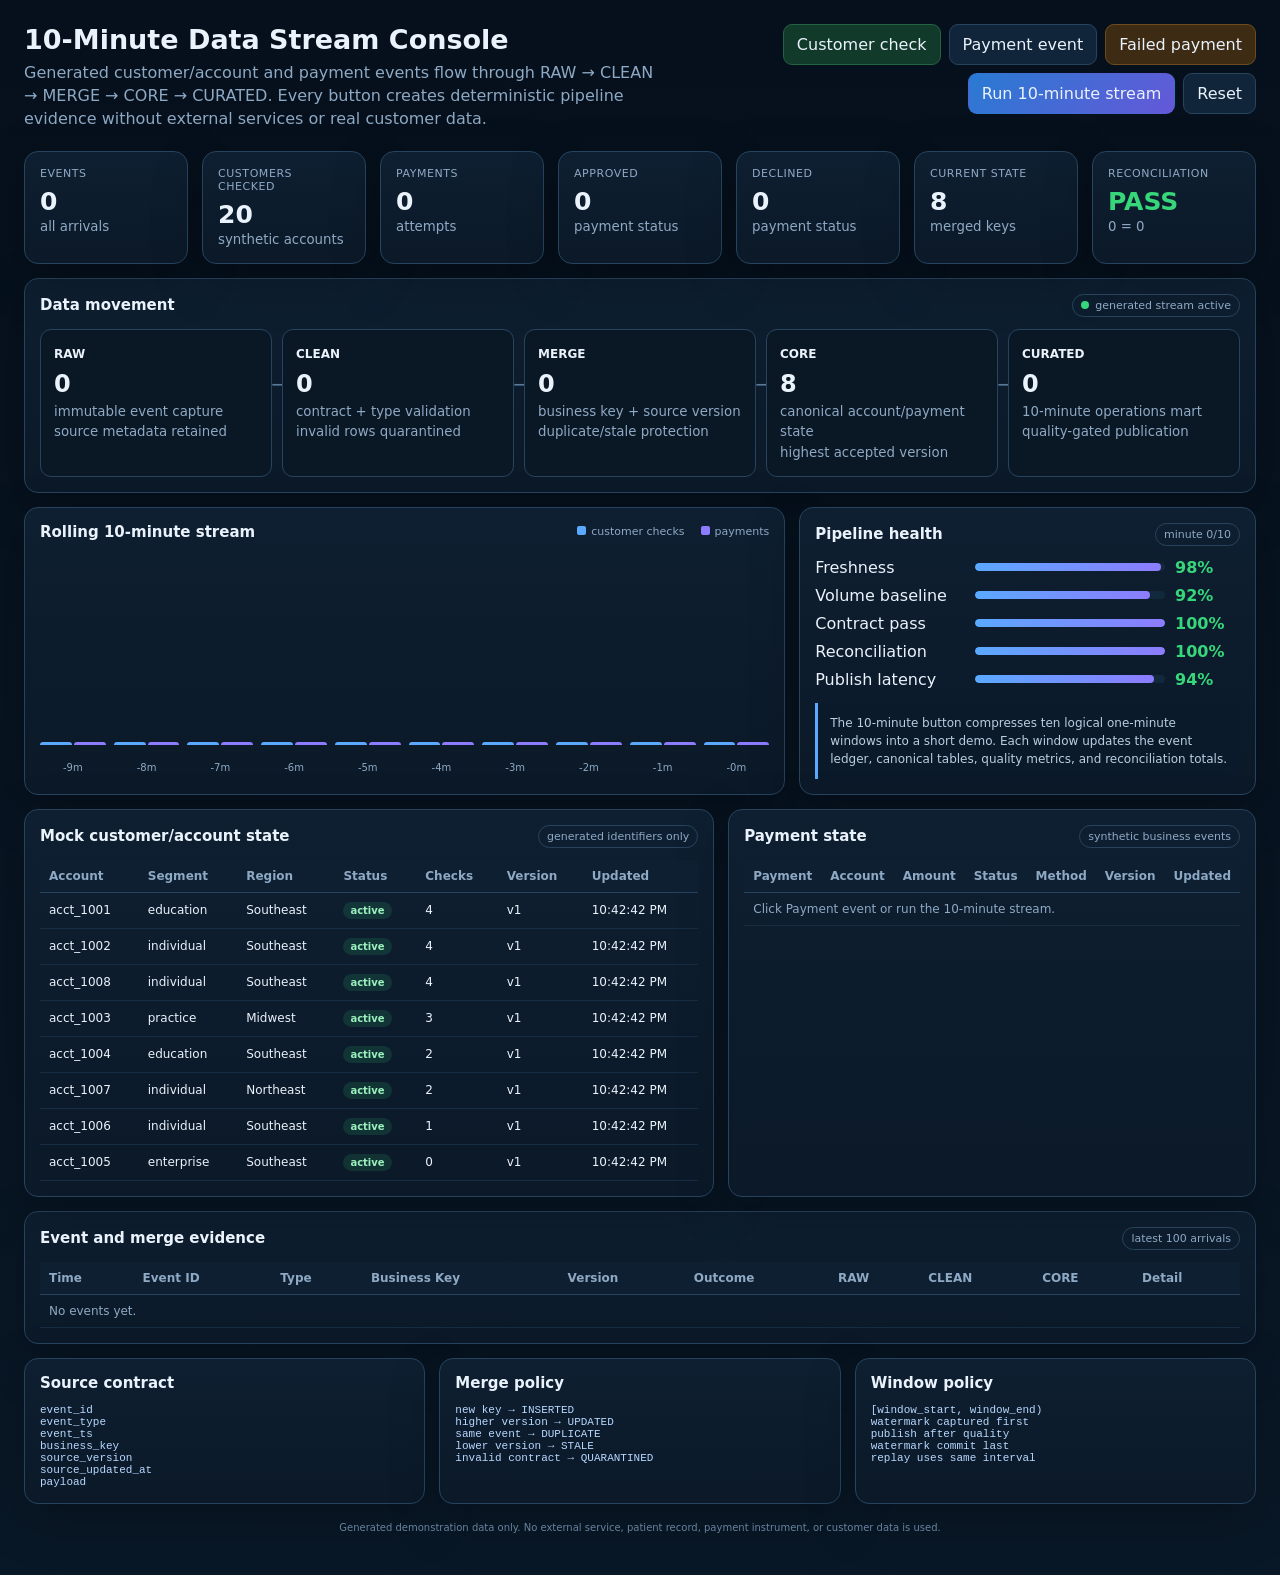
<file: site/customer_payment_stream.html>
<!doctype html>
<html lang="en">
<head>
<meta charset="utf-8" />
<meta name="viewport" content="width=device-width,initial-scale=1" />
<title>Clinical Data Platform | 10-Minute Stream Console</title>
<style>
:root{--bg:#07111f;--panel:#0d1b2a;--panel2:#10243a;--line:#27445f;--text:#eaf2fb;--muted:#8ea9c4;--good:#37d67a;--warn:#ffbe55;--bad:#ff6b6b;--accent:#5aa9ff;--purple:#8d7cff;--shadow:0 16px 50px rgba(0,0,0,.25)}
*{box-sizing:border-box}body{margin:0;background:linear-gradient(180deg,#06101c,#091827);color:var(--text);font-family:Inter,ui-sans-serif,system-ui,-apple-system,BlinkMacSystemFont,"Segoe UI",sans-serif}button{font:inherit}.shell{max-width:1600px;margin:auto;padding:24px}.top{display:flex;justify-content:space-between;gap:16px;align-items:flex-start}.top h1{margin:0;font-size:27px}.top p{margin:6px 0 0;color:var(--muted);max-width:860px;line-height:1.45}.actions{display:flex;gap:8px;flex-wrap:wrap;justify-content:flex-end}.btn{border:1px solid var(--line);background:#10243a;color:var(--text);border-radius:9px;padding:10px 13px;cursor:pointer}.btn:hover{filter:brightness(1.12)}.btn.primary{background:linear-gradient(135deg,#287bd2,#6558d8);border-color:transparent}.btn.good{background:#113a2a;border-color:#236242}.btn.warn{background:#3d2b13;border-color:#6d4d1d}.grid{display:grid;gap:14px}.metrics{grid-template-columns:repeat(7,minmax(115px,1fr));margin-top:20px}.card{background:linear-gradient(180deg,#0e1f31,#0b1928);border:1px solid var(--line);border-radius:14px;padding:15px;box-shadow:var(--shadow)}.metric label{display:block;color:var(--muted);font-size:11px;text-transform:uppercase;letter-spacing:.05em}.metric strong{display:block;font-size:25px;margin-top:7px}.metric small{color:var(--muted)}.section{margin-top:14px}.section h2{font-size:15px;margin:0}.title{display:flex;justify-content:space-between;gap:12px;align-items:center;margin-bottom:12px}.badge{font-size:11px;color:var(--muted);border:1px solid var(--line);border-radius:999px;padding:4px 8px}.two{grid-template-columns:1.25fr .75fr}.three{grid-template-columns:1fr 1fr 1fr}.pipeline{display:grid;grid-template-columns:repeat(5,1fr);gap:10px}.stage{border:1px solid var(--line);background:#0a1725;border-radius:11px;padding:13px;position:relative}.stage:after{content:'→';position:absolute;right:-17px;top:42px;color:#5a7897;font-size:20px}.stage:last-child:after{display:none}.stage b{font-size:12px}.stage .n{font-size:24px;font-weight:800;margin:8px 0 3px}.stage small{color:var(--muted);line-height:1.4}.chart{height:220px;display:grid;grid-template-columns:repeat(10,1fr);gap:8px;align-items:end;padding-top:10px}.minute{display:grid;gap:4px;align-items:end;height:100%}.stack{display:flex;height:170px;align-items:flex-end;gap:2px}.seg{width:50%;border-radius:5px 5px 0 0;min-height:3px}.customerSeg{background:var(--accent)}.paymentSeg{background:var(--purple)}.minute label{text-align:center;color:var(--muted);font-size:10px}.legend{display:flex;gap:16px;color:var(--muted);font-size:11px}.legend i{display:inline-block;width:9px;height:9px;border-radius:2px;margin-right:5px}.tablewrap{overflow:auto;max-height:450px}table{width:100%;border-collapse:collapse;font-size:12px}th{position:sticky;top:0;background:#0e1f31;color:var(--muted);text-align:left;padding:9px;border-bottom:1px solid var(--line)}td{padding:9px;border-bottom:1px solid #172d43;white-space:nowrap}.pill{display:inline-block;border-radius:999px;padding:3px 7px;font-size:10px;font-weight:700}.approved,.inserted{background:rgba(55,214,122,.13);color:#9bf1bd}.declined,.quarantined{background:rgba(255,107,107,.13);color:#ff9b9b}.updated{background:rgba(90,169,255,.14);color:#9dccff}.duplicate,.stale{background:rgba(255,190,85,.13);color:#ffd28a}.muted{color:var(--muted)}.health{display:grid;gap:9px}.healthrow{display:grid;grid-template-columns:150px 1fr 65px;gap:10px;align-items:center}.track{height:8px;background:#12283c;border-radius:999px;overflow:hidden}.fill{height:100%;border-radius:999px;background:linear-gradient(90deg,var(--accent),var(--purple))}.statusdot{display:inline-block;width:8px;height:8px;border-radius:50%;background:var(--good);margin-right:6px}.notice{padding:11px 12px;border-left:3px solid var(--accent);background:#0b1a2a;color:#b9cee2;border-radius:0 8px 8px 0;font-size:12px;line-height:1.5}.code{font-family:ui-monospace,SFMono-Regular,Menlo,monospace;color:#b8d8ff;font-size:11px}.footer{text-align:center;color:#67839f;font-size:10px;margin:18px}.blink{animation:flash .45s ease}@keyframes flash{0%{box-shadow:0 0 0 0 rgba(90,169,255,.65)}100%{box-shadow:0 0 0 14px rgba(90,169,255,0)}}
@media(max-width:1150px){.metrics{grid-template-columns:repeat(4,1fr)}.two,.three{grid-template-columns:1fr}.pipeline{grid-template-columns:1fr 1fr}.stage:after{display:none}}@media(max-width:700px){.shell{padding:14px}.top{flex-direction:column}.actions{justify-content:flex-start}.metrics{grid-template-columns:1fr 1fr}.pipeline{grid-template-columns:1fr}.chart{gap:4px}}
</style>
</head>
<body>
<div class="shell">
  <div class="top">
    <div>
      <h1>10-Minute Data Stream Console</h1>
      <p>Generated customer/account and payment events flow through RAW → CLEAN → MERGE → CORE → CURATED. Every button creates deterministic pipeline evidence without external services or real customer data.</p>
    </div>
    <div class="actions">
      <button class="btn good" id="customerBtn">Customer check</button>
      <button class="btn" id="paymentBtn">Payment event</button>
      <button class="btn warn" id="badPaymentBtn">Failed payment</button>
      <button class="btn primary" id="streamBtn">Run 10-minute stream</button>
      <button class="btn" id="resetBtn">Reset</button>
    </div>
  </div>

  <div class="grid metrics">
    <div class="card metric"><label>Events</label><strong id="eventsMetric">0</strong><small>all arrivals</small></div>
    <div class="card metric"><label>Customers checked</label><strong id="customersMetric">0</strong><small>synthetic accounts</small></div>
    <div class="card metric"><label>Payments</label><strong id="paymentsMetric">0</strong><small>attempts</small></div>
    <div class="card metric"><label>Approved</label><strong id="approvedMetric">0</strong><small>payment status</small></div>
    <div class="card metric"><label>Declined</label><strong id="declinedMetric">0</strong><small>payment status</small></div>
    <div class="card metric"><label>Current state</label><strong id="currentMetric">0</strong><small>merged keys</small></div>
    <div class="card metric"><label>Reconciliation</label><strong id="reconMetric">PASS</strong><small id="reconSub">0 = 0</small></div>
  </div>

  <div class="card section">
    <div class="title"><h2>Data movement</h2><span class="badge"><span class="statusdot"></span>generated stream active</span></div>
    <div class="pipeline">
      <div class="stage" id="rawStage"><b>RAW</b><div class="n" id="rawCount">0</div><small>immutable event capture<br>source metadata retained</small></div>
      <div class="stage" id="cleanStage"><b>CLEAN</b><div class="n" id="cleanCount">0</div><small>contract + type validation<br>invalid rows quarantined</small></div>
      <div class="stage" id="mergeStage"><b>MERGE</b><div class="n" id="mergeCount">0</div><small>business key + source version<br>duplicate/stale protection</small></div>
      <div class="stage" id="coreStage"><b>CORE</b><div class="n" id="coreCount">0</div><small>canonical account/payment state<br>highest accepted version</small></div>
      <div class="stage" id="curatedStage"><b>CURATED</b><div class="n" id="curatedCount">0</div><small>10-minute operations mart<br>quality-gated publication</small></div>
    </div>
  </div>

  <div class="grid two section">
    <div class="card">
      <div class="title"><h2>Rolling 10-minute stream</h2><div class="legend"><span><i style="background:var(--accent)"></i>customer checks</span><span><i style="background:var(--purple)"></i>payments</span></div></div>
      <div class="chart" id="streamChart"></div>
    </div>
    <div class="card">
      <div class="title"><h2>Pipeline health</h2><span class="badge" id="clockBadge">minute 0/10</span></div>
      <div class="health" id="healthPanel"></div>
      <div class="notice" style="margin-top:14px">The 10-minute button compresses ten logical one-minute windows into a short demo. Each window updates the event ledger, canonical tables, quality metrics, and reconciliation totals.</div>
    </div>
  </div>

  <div class="grid two section">
    <div class="card">
      <div class="title"><h2>Mock customer/account state</h2><span class="badge">generated identifiers only</span></div>
      <div class="tablewrap"><table><thead><tr><th>Account</th><th>Segment</th><th>Region</th><th>Status</th><th>Checks</th><th>Version</th><th>Updated</th></tr></thead><tbody id="customerRows"></tbody></table></div>
    </div>
    <div class="card">
      <div class="title"><h2>Payment state</h2><span class="badge">synthetic business events</span></div>
      <div class="tablewrap"><table><thead><tr><th>Payment</th><th>Account</th><th>Amount</th><th>Status</th><th>Method</th><th>Version</th><th>Updated</th></tr></thead><tbody id="paymentRows"></tbody></table></div>
    </div>
  </div>

  <div class="card section">
    <div class="title"><h2>Event and merge evidence</h2><span class="badge">latest 100 arrivals</span></div>
    <div class="tablewrap"><table><thead><tr><th>Time</th><th>Event ID</th><th>Type</th><th>Business Key</th><th>Version</th><th>Outcome</th><th>RAW</th><th>CLEAN</th><th>CORE</th><th>Detail</th></tr></thead><tbody id="eventRows"></tbody></table></div>
  </div>

  <div class="grid three section">
    <div class="card"><div class="title"><h2>Source contract</h2></div><div class="code">event_id<br>event_type<br>event_ts<br>business_key<br>source_version<br>source_updated_at<br>payload</div></div>
    <div class="card"><div class="title"><h2>Merge policy</h2></div><div class="code">new key → INSERTED<br>higher version → UPDATED<br>same event → DUPLICATE<br>lower version → STALE<br>invalid contract → QUARANTINED</div></div>
    <div class="card"><div class="title"><h2>Window policy</h2></div><div class="code">[window_start, window_end)<br>watermark captured first<br>publish after quality<br>watermark commit last<br>replay uses same interval</div></div>
  </div>

  <div class="footer">Generated demonstration data only. No external service, patient record, payment instrument, or customer data is used.</div>
</div>
<script>
const $ = id => document.getElementById(id);
const state = {
  seq: 1,
  logicalMinute: 0,
  events: [],
  customers: new Map(),
  payments: new Map(),
  eventIds: new Set(),
  windows: Array.from({length:10},(_,i)=>({label:`-${9-i}m`,customers:0,payments:0,failures:0})),
  streaming: false,
  timer: null,
  counts: {raw:0,clean:0,quarantine:0,merge:0,inserted:0,updated:0,duplicate:0,stale:0,curated:0}
};
const first = ['Avery','Jordan','Morgan','Taylor','Riley','Casey','Parker','Quinn','Cameron','Skyler','Dakota','Reese'];
const last = ['Reed','Brooks','Morgan','Hayes','Rivera','Kim','Patel','Diaz','Cole','Grant','Price','Lane'];
const segments = ['individual','practice','enterprise','education'];
const regions = ['Northeast','Southeast','Midwest','West'];
const methods = ['card_token','invoice','ach_token'];
const money = n => '$'+Number(n).toFixed(2);
const time = () => new Date().toLocaleTimeString([], {hour:'2-digit',minute:'2-digit',second:'2-digit'});
const id = prefix => `${prefix}_${String(state.seq++).padStart(5,'0')}`;
const pick = arr => arr[Math.floor(Math.random()*arr.length)];
const rand = (a,b) => Math.floor(Math.random()*(b-a+1))+a;
function flash(el){el.classList.remove('blink'); void el.offsetWidth; el.classList.add('blink')}
function seedCustomers(){
  if(state.customers.size) return;
  for(let i=0;i<8;i++){
    const accountId=`acct_${1001+i}`;
    state.customers.set(accountId,{accountId,name:`${pick(first)} ${pick(last)}`,segment:pick(segments),region:pick(regions),status:'active',checks:rand(0,4),version:1,updated:time()});
  }
}
function terminalOutcome(event){
  if(state.eventIds.has(event.eventId)) return 'DUPLICATE';
  state.eventIds.add(event.eventId);
  const map = event.kind==='CUSTOMER_CHECK'?state.customers:state.payments;
  const prior = map.get(event.businessKey);
  if(!event.valid) return 'QUARANTINED';
  if(!prior) return 'INSERTED';
  if(event.version < prior.version) return 'STALE';
  if(event.version > prior.version) return 'UPDATED';
  return 'UNCHANGED';
}
function applyEvent(event){
  state.counts.raw++;
  const outcome=terminalOutcome(event);
  if(outcome==='QUARANTINED') state.counts.quarantine++; else state.counts.clean++;
  if(outcome==='INSERTED') state.counts.inserted++;
  if(outcome==='UPDATED') state.counts.updated++;
  if(outcome==='DUPLICATE') state.counts.duplicate++;
  if(outcome==='STALE') state.counts.stale++;
  if(['INSERTED','UPDATED','UNCHANGED'].includes(outcome)){
    state.counts.merge++;
    if(event.kind==='CUSTOMER_CHECK'){
      const prior=state.customers.get(event.businessKey);
      state.customers.set(event.businessKey,{accountId:event.businessKey,name:event.payload.name,segment:event.payload.segment,region:event.payload.region,status:event.payload.status,checks:(prior?.checks||0)+1,version:event.version,updated:time()});
    }else{
      state.payments.set(event.businessKey,{paymentId:event.businessKey,accountId:event.payload.accountId,amount:event.payload.amount,status:event.payload.status,method:event.payload.method,version:event.version,updated:time()});
    }
  }
  state.counts.curated=state.customers.size+state.payments.size;
  state.events.unshift({...event,outcome,processedAt:time()});
  state.events=state.events.slice(0,100);
  const bucket=state.windows[state.windows.length-1];
  if(event.kind==='CUSTOMER_CHECK') bucket.customers++;
  if(event.kind==='PAYMENT'){bucket.payments++; if(event.payload.status==='declined') bucket.failures++}
  render();
}
function customerCheck(){
  seedCustomers();
  const existing=[...state.customers.values()][rand(0,state.customers.size-1)];
  const event={eventId:id('evt'),kind:'CUSTOMER_CHECK',businessKey:existing.accountId,version:existing.version+1,valid:true,payload:{name:existing.name,segment:existing.segment,region:existing.region,status:'active'},detail:'account profile validation + engagement check'};
  applyEvent(event); flash($('customerBtn'));
}
function paymentEvent(forceFail=false){
  seedCustomers();
  const customer=[...state.customers.values()][rand(0,state.customers.size-1)];
  const paymentId=id('pay');
  const status=forceFail?'declined':(Math.random()<.08?'declined':'approved');
  const event={eventId:id('evt'),kind:'PAYMENT',businessKey:paymentId,version:1,valid:true,payload:{accountId:customer.accountId,amount:rand(12,890)+.99,status,method:pick(methods)},detail:status==='approved'?'payment authorized and published':'payment declined; failure reason retained'};
  applyEvent(event); flash(forceFail?$('badPaymentBtn'):$('paymentBtn'));
}
function shiftMinute(){
  state.logicalMinute++;
  state.windows.push({label:`m${state.logicalMinute}`,customers:0,payments:0,failures:0});
  state.windows=state.windows.slice(-10);
  render();
}
function logicalMinuteTraffic(){
  const checks=rand(2,6), pays=rand(1,5);
  for(let i=0;i<checks;i++) customerCheck();
  for(let i=0;i<pays;i++) paymentEvent(false);
  if(Math.random()<.3) paymentEvent(true);
  shiftMinute();
}
function runTenMinuteStream(){
  if(state.streaming) return;
  state.streaming=true; $('streamBtn').textContent='Streaming…';
  let remaining=10;
  logicalMinuteTraffic(); remaining--;
  state.timer=setInterval(()=>{
    logicalMinuteTraffic(); remaining--;
    if(remaining<=0){clearInterval(state.timer);state.timer=null;state.streaming=false;$('streamBtn').textContent='Run 10-minute stream';render()}
  },700);
}
function reset(){
  if(state.timer) clearInterval(state.timer);
  state.seq=1;state.logicalMinute=0;state.events=[];state.customers=new Map();state.payments=new Map();state.eventIds=new Set();state.windows=Array.from({length:10},(_,i)=>({label:`-${9-i}m`,customers:0,payments:0,failures:0}));state.streaming=false;state.timer=null;state.counts={raw:0,clean:0,quarantine:0,merge:0,inserted:0,updated:0,duplicate:0,stale:0,curated:0};seedCustomers();$('streamBtn').textContent='Run 10-minute stream';render();
}
function renderMetrics(){
  const paymentRows=[...state.payments.values()];
  const approved=paymentRows.filter(x=>x.status==='approved').length;
  const declined=paymentRows.filter(x=>x.status==='declined').length;
  $('eventsMetric').textContent=state.counts.raw;
  $('customersMetric').textContent=[...state.customers.values()].reduce((a,c)=>a+c.checks,0);
  $('paymentsMetric').textContent=paymentRows.length;
  $('approvedMetric').textContent=approved;
  $('declinedMetric').textContent=declined;
  $('currentMetric').textContent=state.customers.size+state.payments.size;
  const explained=state.counts.clean+state.counts.quarantine;
  $('reconMetric').textContent=state.counts.raw===explained?'PASS':'FAIL';
  $('reconMetric').style.color=state.counts.raw===explained?'var(--good)':'var(--bad)';
  $('reconSub').textContent=`${state.counts.raw} = ${explained}`;
  $('rawCount').textContent=state.counts.raw;
  $('cleanCount').textContent=state.counts.clean;
  $('mergeCount').textContent=state.counts.merge;
  $('coreCount').textContent=state.customers.size+state.payments.size;
  $('curatedCount').textContent=state.counts.curated;
}
function renderChart(){
  const max=Math.max(1,...state.windows.map(w=>w.customers+w.payments));
  $('streamChart').innerHTML=state.windows.map(w=>{
    const ch=Math.max(3,(w.customers/max)*160), ph=Math.max(3,(w.payments/max)*160);
    return `<div class="minute"><div class="stack"><div class="seg customerSeg" style="height:${ch}px" title="${w.customers} customer checks"></div><div class="seg paymentSeg" style="height:${ph}px" title="${w.payments} payments"></div></div><label>${w.label}</label></div>`;
  }).join('');
  $('clockBadge').textContent=`minute ${Math.min(state.logicalMinute,10)}/10`;
}
function renderCustomers(){
  $('customerRows').innerHTML=[...state.customers.values()].sort((a,b)=>b.checks-a.checks).map(c=>`<tr><td>${c.accountId}</td><td>${c.segment}</td><td>${c.region}</td><td><span class="pill approved">${c.status}</span></td><td>${c.checks}</td><td>v${c.version}</td><td>${c.updated}</td></tr>`).join('');
}
function renderPayments(){
  $('paymentRows').innerHTML=[...state.payments.values()].slice(-30).reverse().map(p=>`<tr><td>${p.paymentId}</td><td>${p.accountId}</td><td>${money(p.amount)}</td><td><span class="pill ${p.status==='approved'?'approved':'declined'}">${p.status}</span></td><td>${p.method}</td><td>v${p.version}</td><td>${p.updated}</td></tr>`).join('')||'<tr><td colspan="7" class="muted">Click Payment event or run the 10-minute stream.</td></tr>';
}
function renderEvents(){
  $('eventRows').innerHTML=state.events.map(e=>`<tr><td>${e.processedAt}</td><td>${e.eventId}</td><td>${e.kind}</td><td>${e.businessKey}</td><td>v${e.version}</td><td><span class="pill ${e.outcome.toLowerCase()}">${e.outcome}</span></td><td>✓</td><td>${e.outcome==='QUARANTINED'?'—':'✓'}</td><td>${['INSERTED','UPDATED','UNCHANGED'].includes(e.outcome)?'✓':'—'}</td><td>${e.detail}</td></tr>`).join('')||'<tr><td colspan="10" class="muted">No events yet.</td></tr>';
}
function renderHealth(){
  const volume=Math.min(100,state.counts.raw*2);
  const quality=state.counts.raw?Math.round((state.counts.clean/state.counts.raw)*100):100;
  const reconciliation=state.counts.raw===(state.counts.clean+state.counts.quarantine)?100:60;
  const latency=94;
  const rows=[['Freshness',98],['Volume baseline',volume||92],['Contract pass',quality],['Reconciliation',reconciliation],['Publish latency',latency]];
  $('healthPanel').innerHTML=rows.map(([n,v])=>`<div class="healthrow"><span>${n}</span><div class="track"><div class="fill" style="width:${v}%"></div></div><b style="color:${v>=90?'var(--good)':v>=75?'var(--warn)':'var(--bad)'}">${v}%</b></div>`).join('');
}
function render(){renderMetrics();renderChart();renderCustomers();renderPayments();renderEvents();renderHealth()}
$('customerBtn').onclick=customerCheck;$('paymentBtn').onclick=()=>paymentEvent(false);$('badPaymentBtn').onclick=()=>paymentEvent(true);$('streamBtn').onclick=runTenMinuteStream;$('resetBtn').onclick=reset;
seedCustomers();render();
</script>
</body>
</html>
</file>
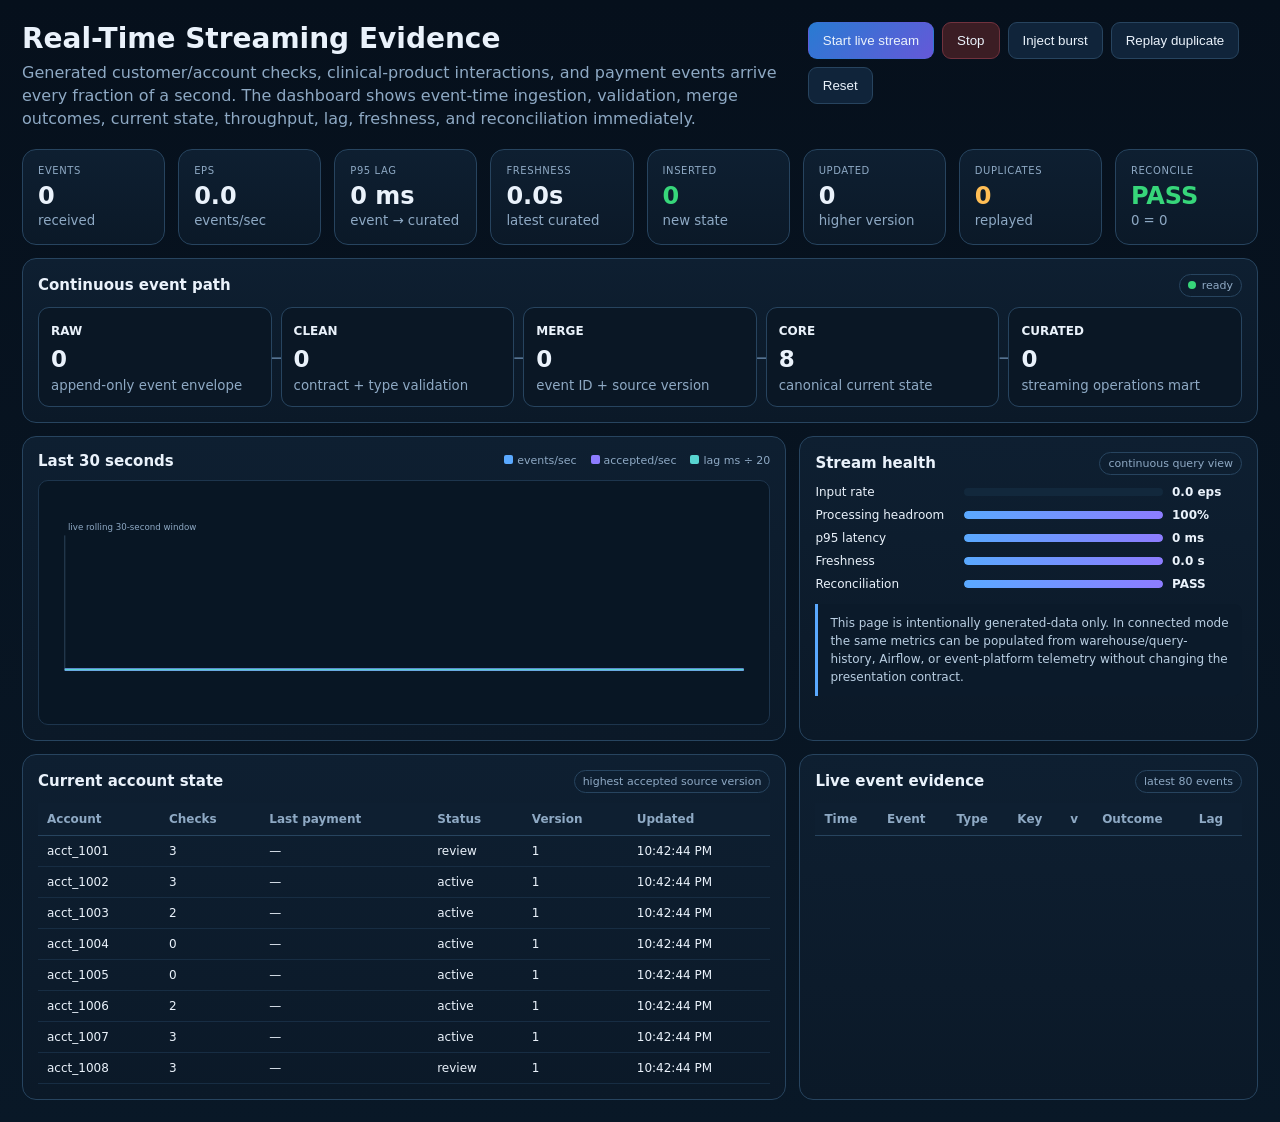
<file: site/realtime_stream.html>
<!doctype html>
<html lang="en">
<head>
<meta charset="utf-8" />
<meta name="viewport" content="width=device-width,initial-scale=1" />
<title>Clinical Data Platform | Real-Time Stream</title>
<style>
:root{--bg:#07111f;--panel:#0d1b2a;--panel2:#10243a;--line:#27445f;--text:#eaf2fb;--muted:#8ea9c4;--good:#37d67a;--warn:#ffbe55;--bad:#ff6b6b;--accent:#5aa9ff;--purple:#8d7cff;--cyan:#58d4d0}*{box-sizing:border-box}body{margin:0;background:linear-gradient(180deg,#06101c,#091827);color:var(--text);font-family:Inter,ui-sans-serif,system-ui,-apple-system,BlinkMacSystemFont,"Segoe UI",sans-serif}.shell{max-width:1600px;margin:auto;padding:22px}.top{display:flex;justify-content:space-between;gap:18px;align-items:flex-start}.top h1{margin:0;font-size:28px}.top p{margin:6px 0 0;color:var(--muted);max-width:860px;line-height:1.45}.actions{display:flex;gap:8px;flex-wrap:wrap}.btn{border:1px solid var(--line);background:#10243a;color:var(--text);border-radius:9px;padding:10px 14px;cursor:pointer}.btn.primary{background:linear-gradient(135deg,#287bd2,#6558d8);border-color:transparent}.btn.stop{background:#3b1d24;border-color:#71323e}.btn:hover{filter:brightness(1.12)}.grid{display:grid;gap:13px}.metrics{grid-template-columns:repeat(8,minmax(105px,1fr));margin-top:18px}.card{background:linear-gradient(180deg,#0e1f31,#0b1928);border:1px solid var(--line);border-radius:14px;padding:15px}.metric label{display:block;color:var(--muted);font-size:10px;text-transform:uppercase;letter-spacing:.06em}.metric strong{display:block;font-size:24px;margin-top:6px}.metric small{color:var(--muted)}.good{color:var(--good)}.warn{color:var(--warn)}.bad{color:var(--bad)}.section{margin-top:13px}.title{display:flex;justify-content:space-between;gap:12px;align-items:center;margin-bottom:10px}.title h2{margin:0;font-size:15px}.badge{font-size:11px;color:var(--muted);border:1px solid var(--line);border-radius:999px;padding:4px 8px}.dot{display:inline-block;width:8px;height:8px;border-radius:50%;background:var(--good);margin-right:6px}.two{grid-template-columns:1.25fr .75fr}.pipeline{display:grid;grid-template-columns:repeat(5,1fr);gap:9px}.stage{position:relative;border:1px solid var(--line);background:#0a1725;border-radius:11px;padding:12px}.stage:after{content:'→';position:absolute;right:-16px;top:38px;color:#5a7897;font-size:19px}.stage:last-child:after{display:none}.stage b{font-size:12px}.stage .n{font-size:23px;font-weight:800;margin:7px 0 3px}.stage small{color:var(--muted)}.chartWrap{height:245px;border:1px solid #1d354d;border-radius:10px;padding:10px;background:#081624}.chart{width:100%;height:100%}.axis{stroke:#36506a;stroke-width:1}.series1{fill:none;stroke:var(--accent);stroke-width:3}.series2{fill:none;stroke:var(--purple);stroke-width:3}.series3{fill:none;stroke:var(--cyan);stroke-width:2}.legend{display:flex;gap:14px;color:var(--muted);font-size:11px;flex-wrap:wrap}.legend i{display:inline-block;width:9px;height:9px;border-radius:2px;margin-right:4px}.health{display:grid;gap:9px}.healthrow{display:grid;grid-template-columns:140px 1fr 70px;gap:9px;align-items:center;font-size:12px}.track{height:8px;background:#12283c;border-radius:999px;overflow:hidden}.fill{height:100%;background:linear-gradient(90deg,var(--accent),var(--purple));border-radius:999px}.tablewrap{overflow:auto;max-height:430px}table{width:100%;border-collapse:collapse;font-size:12px}th{position:sticky;top:0;background:#0e1f31;color:var(--muted);text-align:left;padding:9px;border-bottom:1px solid var(--line)}td{padding:8px 9px;border-bottom:1px solid #172d43;white-space:nowrap}.pill{display:inline-block;border-radius:999px;padding:3px 7px;font-size:10px;font-weight:700}.inserted,.approved{background:rgba(55,214,122,.13);color:#9bf1bd}.updated{background:rgba(90,169,255,.14);color:#9dccff}.duplicate,.stale{background:rgba(255,190,85,.13);color:#ffd28a}.declined,.quarantined{background:rgba(255,107,107,.13);color:#ff9b9b}.notice{border-left:3px solid var(--accent);padding:10px 12px;background:#0b1a2a;color:#b9cee2;border-radius:0 8px 8px 0;font-size:12px;line-height:1.5}.muted{color:var(--muted)}.pulse{animation:pulse .4s ease}@keyframes pulse{0%{box-shadow:0 0 0 0 rgba(90,169,255,.7)}100%{box-shadow:0 0 0 13px rgba(90,169,255,0)}}@media(max-width:1150px){.metrics{grid-template-columns:repeat(4,1fr)}.two{grid-template-columns:1fr}.pipeline{grid-template-columns:1fr 1fr}.stage:after{display:none}}@media(max-width:700px){.shell{padding:13px}.top{flex-direction:column}.metrics{grid-template-columns:1fr 1fr}.pipeline{grid-template-columns:1fr}}
</style>
</head>
<body>
<div class="shell">
  <div class="top">
    <div><h1>Real-Time Streaming Evidence</h1><p>Generated customer/account checks, clinical-product interactions, and payment events arrive every fraction of a second. The dashboard shows event-time ingestion, validation, merge outcomes, current state, throughput, lag, freshness, and reconciliation immediately.</p></div>
    <div class="actions"><button class="btn primary" id="startBtn">Start live stream</button><button class="btn stop" id="stopBtn">Stop</button><button class="btn" id="burstBtn">Inject burst</button><button class="btn" id="duplicateBtn">Replay duplicate</button><button class="btn" id="resetBtn">Reset</button></div>
  </div>

  <div class="grid metrics">
    <div class="card metric"><label>Events</label><strong id="eventMetric">0</strong><small>received</small></div>
    <div class="card metric"><label>EPS</label><strong id="epsMetric">0.0</strong><small>events/sec</small></div>
    <div class="card metric"><label>p95 lag</label><strong id="lagMetric">0 ms</strong><small>event → curated</small></div>
    <div class="card metric"><label>Freshness</label><strong id="freshMetric">0.0s</strong><small>latest curated</small></div>
    <div class="card metric"><label>Inserted</label><strong class="good" id="insertMetric">0</strong><small>new state</small></div>
    <div class="card metric"><label>Updated</label><strong id="updateMetric">0</strong><small>higher version</small></div>
    <div class="card metric"><label>Duplicates</label><strong class="warn" id="duplicateMetric">0</strong><small>replayed</small></div>
    <div class="card metric"><label>Reconcile</label><strong class="good" id="reconMetric">PASS</strong><small id="reconSub">0 = 0</small></div>
  </div>

  <div class="card section">
    <div class="title"><h2>Continuous event path</h2><span class="badge" id="statusBadge"><span class="dot"></span>ready</span></div>
    <div class="pipeline">
      <div class="stage" id="rawStage"><b>RAW</b><div class="n" id="rawCount">0</div><small>append-only event envelope</small></div>
      <div class="stage" id="cleanStage"><b>CLEAN</b><div class="n" id="cleanCount">0</div><small>contract + type validation</small></div>
      <div class="stage" id="mergeStage"><b>MERGE</b><div class="n" id="mergeCount">0</div><small>event ID + source version</small></div>
      <div class="stage" id="coreStage"><b>CORE</b><div class="n" id="coreCount">0</div><small>canonical current state</small></div>
      <div class="stage" id="curatedStage"><b>CURATED</b><div class="n" id="curatedCount">0</div><small>streaming operations mart</small></div>
    </div>
  </div>

  <div class="grid two section">
    <div class="card"><div class="title"><h2>Last 30 seconds</h2><div class="legend"><span><i style="background:var(--accent)"></i>events/sec</span><span><i style="background:var(--purple)"></i>accepted/sec</span><span><i style="background:var(--cyan)"></i>lag ms ÷ 20</span></div></div><div class="chartWrap"><svg id="chart" class="chart" viewBox="0 0 900 220" role="img" aria-label="real-time streaming throughput"></svg></div></div>
    <div class="card"><div class="title"><h2>Stream health</h2><span class="badge">continuous query view</span></div><div class="health" id="health"></div><div class="notice" style="margin-top:13px">This page is intentionally generated-data only. In connected mode the same metrics can be populated from warehouse/query-history, Airflow, or event-platform telemetry without changing the presentation contract.</div></div>
  </div>

  <div class="grid two section">
    <div class="card"><div class="title"><h2>Current account state</h2><span class="badge">highest accepted source version</span></div><div class="tablewrap"><table><thead><tr><th>Account</th><th>Checks</th><th>Last payment</th><th>Status</th><th>Version</th><th>Updated</th></tr></thead><tbody id="accountRows"></tbody></table></div></div>
    <div class="card"><div class="title"><h2>Live event evidence</h2><span class="badge">latest 80 events</span></div><div class="tablewrap"><table><thead><tr><th>Time</th><th>Event</th><th>Type</th><th>Key</th><th>v</th><th>Outcome</th><th>Lag</th></tr></thead><tbody id="eventRows"></tbody></table></div></div>
  </div>
</div>
<script>
const $=id=>document.getElementById(id);
const state={running:false,timer:null,seq:1,started:0,events:[],ids:new Set(),accounts:new Map(),counts:{raw:0,clean:0,merge:0,curated:0,inserted:0,updated:0,duplicate:0,quarantine:0},seconds:Array.from({length:30},()=>({events:0,accepted:0,lag:0})),secondStarted:Date.now(),secondEvents:0,lastCurated:0,lags:[]};
const accounts=['acct_1001','acct_1002','acct_1003','acct_1004','acct_1005','acct_1006','acct_1007','acct_1008'];
const types=['CUSTOMER_CHECK','PAYMENT_APPROVED','PAYMENT_APPROVED','PAYMENT_APPROVED','PAYMENT_DECLINED','TOOL_INTERACTION'];
const pick=a=>a[Math.floor(Math.random()*a.length)];
const rand=(a,b)=>Math.floor(Math.random()*(b-a+1))+a;
const now=()=>new Date();
const clock=d=>d.toLocaleTimeString([],{hour:'2-digit',minute:'2-digit',second:'2-digit'});
function seed(){accounts.forEach((id,i)=>state.accounts.set(id,{id,checks:rand(0,3),lastPayment:'—',status:i%7===0?'review':'active',version:1,updated:clock(now())}));}
function nextId(){return 'evt_'+String(state.seq++).padStart(6,'0')}
function makeEvent(forceDuplicate=false){
  if(forceDuplicate&&state.events.length){const prior=state.events[rand(0,Math.min(15,state.events.length-1))];return {...prior,arrivalAt:Date.now(),eventAt:Date.now()-rand(30,500)};}
  const account=pick(accounts), type=pick(types), entity=state.accounts.get(account), version=Math.random()<.20?entity.version+1:entity.version;
  return {eventId:nextId(),type,key:account,version,eventAt:Date.now()-rand(20,650),arrivalAt:Date.now(),amount:type.startsWith('PAYMENT')?rand(20,850)+.99:null};
}
function process(event){
  state.counts.raw++; state.secondEvents++;
  let outcome='UNCHANGED';
  if(state.ids.has(event.eventId)){outcome='DUPLICATE';state.counts.duplicate++;}
  else{
    state.ids.add(event.eventId); state.counts.clean++; state.counts.merge++;
    const a=state.accounts.get(event.key);
    if(!a){outcome='QUARANTINED';state.counts.quarantine++;}
    else if(event.version>a.version){outcome='UPDATED';state.counts.updated++;a.version=event.version;}
    else if(event.version<a.version){outcome='STALE';}
    else if(!a.seen){outcome='INSERTED';state.counts.inserted++;a.seen=true;}
    else outcome='UNCHANGED';
    if(outcome!=='QUARANTINED'&&outcome!=='STALE'){
      if(event.type==='CUSTOMER_CHECK') a.checks++;
      if(event.type.startsWith('PAYMENT')){a.lastPayment=event.amount?('$'+event.amount.toFixed(2)):'—';a.status=event.type==='PAYMENT_DECLINED'?'payment_review':'active';}
      a.updated=clock(now()); state.counts.curated++; state.lastCurated=Date.now();
    }
  }
  const lag=Math.max(1,Date.now()-event.eventAt+rand(5,45)); state.lags.push(lag); if(state.lags.length>300)state.lags.shift();
  state.events.unshift({...event,outcome,lag,processedAt:Date.now()}); if(state.events.length>100)state.events.pop();
  render();
}
function tick(){process(makeEvent(false)); if(Math.random()<.18)process(makeEvent(false)); if(Math.random()<.035)process(makeEvent(true));}
function start(){if(state.running)return;state.running=true;state.started=Date.now();$('statusBadge').innerHTML='<span class="dot"></span>streaming';state.timer=setInterval(tick,280);}
function stop(){state.running=false;if(state.timer)clearInterval(state.timer);state.timer=null;$('statusBadge').textContent='stopped';}
function burst(){for(let i=0;i<20;i++)setTimeout(()=>process(makeEvent(false)),i*25);}
function reset(){stop();state.seq=1;state.events=[];state.ids.clear();state.accounts.clear();state.counts={raw:0,clean:0,merge:0,curated:0,inserted:0,updated:0,duplicate:0,quarantine:0};state.seconds=Array.from({length:30},()=>({events:0,accepted:0,lag:0}));state.secondStarted=Date.now();state.secondEvents=0;state.lastCurated=0;state.lags=[];seed();render();$('statusBadge').innerHTML='<span class="dot"></span>ready';}
function rollSecond(){const accepted=state.events.filter(e=>Date.now()-e.processedAt<1000&&!['DUPLICATE','STALE','QUARANTINED'].includes(e.outcome)).length;const recent=state.lags.slice(-Math.max(1,state.secondEvents));const lag=recent.length?recent.reduce((a,b)=>a+b,0)/recent.length:0;state.seconds.push({events:state.secondEvents,accepted,lag});state.seconds.shift();state.secondEvents=0;render();}
function percentile(arr,p){if(!arr.length)return 0;const s=[...arr].sort((a,b)=>a-b);return s[Math.min(s.length-1,Math.floor((s.length-1)*p))];}
function pulse(id){const el=$(id);el.classList.remove('pulse');void el.offsetWidth;el.classList.add('pulse');}
function renderChart(){const svg=$('chart'),data=state.seconds,max=Math.max(4,...data.map(d=>Math.max(d.events,d.accepted,d.lag/20)));const pts=(key,scale=1)=>data.map((d,i)=>`${20+i*(860/29)},${195-(Math.min(max,d[key]/scale)/max)*165}`).join(' ');svg.innerHTML=`<line class="axis" x1="20" y1="195" x2="880" y2="195"/><line class="axis" x1="20" y1="25" x2="20" y2="195"/><polyline class="series1" points="${pts('events')}"/><polyline class="series2" points="${pts('accepted')}"/><polyline class="series3" points="${pts('lag',20)}"/><text x="24" y="18" fill="#8ea9c4" font-size="11">live rolling 30-second window</text>`;}
function render(){
  $('eventMetric').textContent=state.counts.raw;$('epsMetric').textContent=(state.seconds.slice(-5).reduce((a,b)=>a+b.events,0)/5).toFixed(1);$('lagMetric').textContent=Math.round(percentile(state.lags,.95))+' ms';$('freshMetric').textContent=state.lastCurated?((Date.now()-state.lastCurated)/1000).toFixed(1)+'s':'0.0s';$('insertMetric').textContent=state.counts.inserted;$('updateMetric').textContent=state.counts.updated;$('duplicateMetric').textContent=state.counts.duplicate;
  const explained=state.counts.clean+state.counts.duplicate+state.counts.quarantine;const balanced=state.counts.raw===explained;$('reconMetric').textContent=balanced?'PASS':'CHECK';$('reconMetric').className=balanced?'good':'bad';$('reconSub').textContent=`${state.counts.raw} = ${explained}`;
  $('rawCount').textContent=state.counts.raw;$('cleanCount').textContent=state.counts.clean;$('mergeCount').textContent=state.counts.merge;$('coreCount').textContent=state.accounts.size;$('curatedCount').textContent=state.counts.curated;
  $('accountRows').innerHTML=[...state.accounts.values()].map(a=>`<tr><td>${a.id}</td><td>${a.checks}</td><td>${a.lastPayment}</td><td>${a.status}</td><td>${a.version}</td><td>${a.updated}</td></tr>`).join('');
  $('eventRows').innerHTML=state.events.slice(0,80).map(e=>`<tr><td>${clock(new Date(e.processedAt))}</td><td>${e.eventId}</td><td>${e.type}</td><td>${e.key}</td><td>${e.version}</td><td><span class="pill ${e.outcome.toLowerCase()}">${e.outcome}</span></td><td>${e.lag} ms</td></tr>`).join('');
  const eps=Number($('epsMetric').textContent),p95=percentile(state.lags,.95),fresh=state.lastCurated?(Date.now()-state.lastCurated)/1000:0;
  const rows=[['Input rate',Math.min(100,eps*12),eps.toFixed(1)+' eps'],['Processing headroom',Math.max(10,100-eps*5),Math.round(Math.max(10,100-eps*5))+'%'],['p95 latency',Math.max(8,100-Math.min(90,p95/10)),Math.round(p95)+' ms'],['Freshness',Math.max(8,100-Math.min(90,fresh*20)),fresh.toFixed(1)+' s'],['Reconciliation',balanced?100:20,balanced?'PASS':'CHECK']];
  $('health').innerHTML=rows.map(r=>`<div class="healthrow"><span>${r[0]}</span><div class="track"><div class="fill" style="width:${r[1]}%"></div></div><b>${r[2]}</b></div>`).join('');renderChart();pulse('curatedStage');
}
$('startBtn').addEventListener('click',start);$('stopBtn').addEventListener('click',stop);$('burstBtn').addEventListener('click',burst);$('duplicateBtn').addEventListener('click',()=>process(makeEvent(true)));$('resetBtn').addEventListener('click',reset);setInterval(rollSecond,1000);seed();render();
</script>
</body>
</html>
</file>
